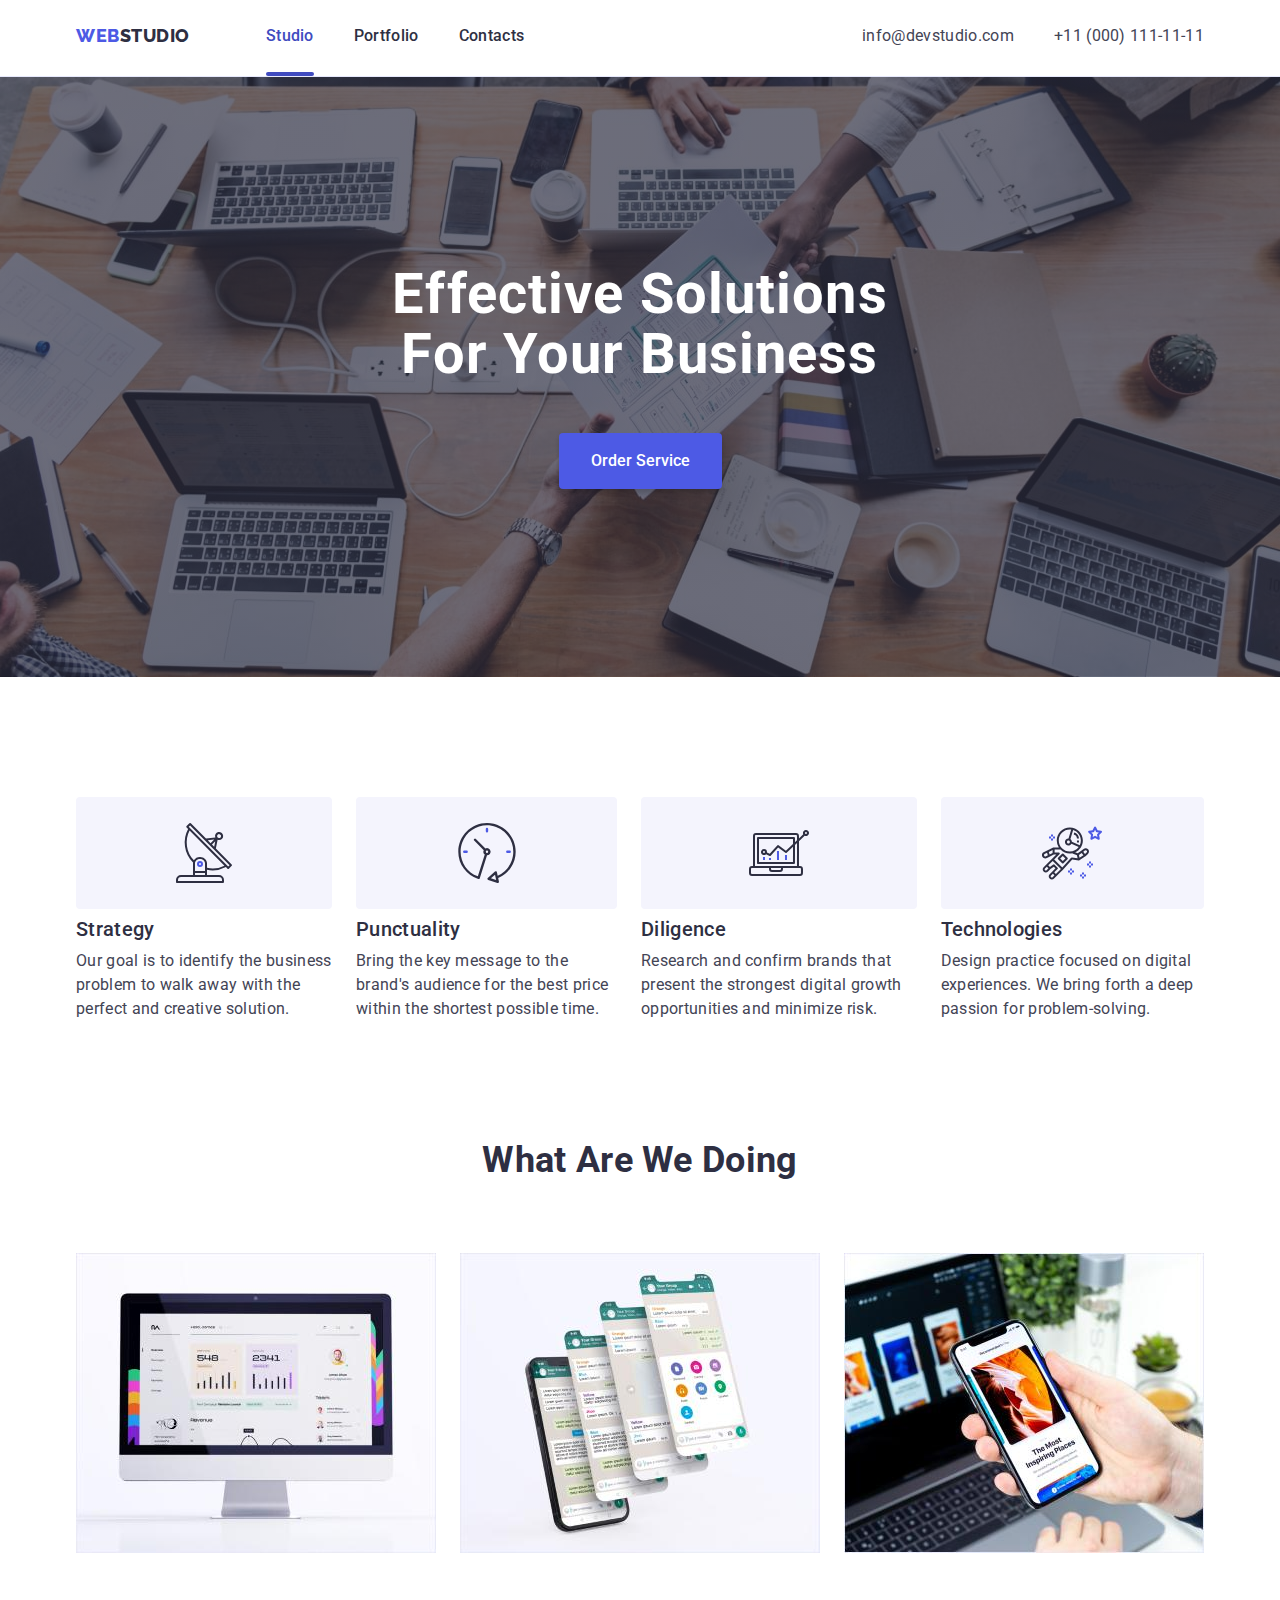
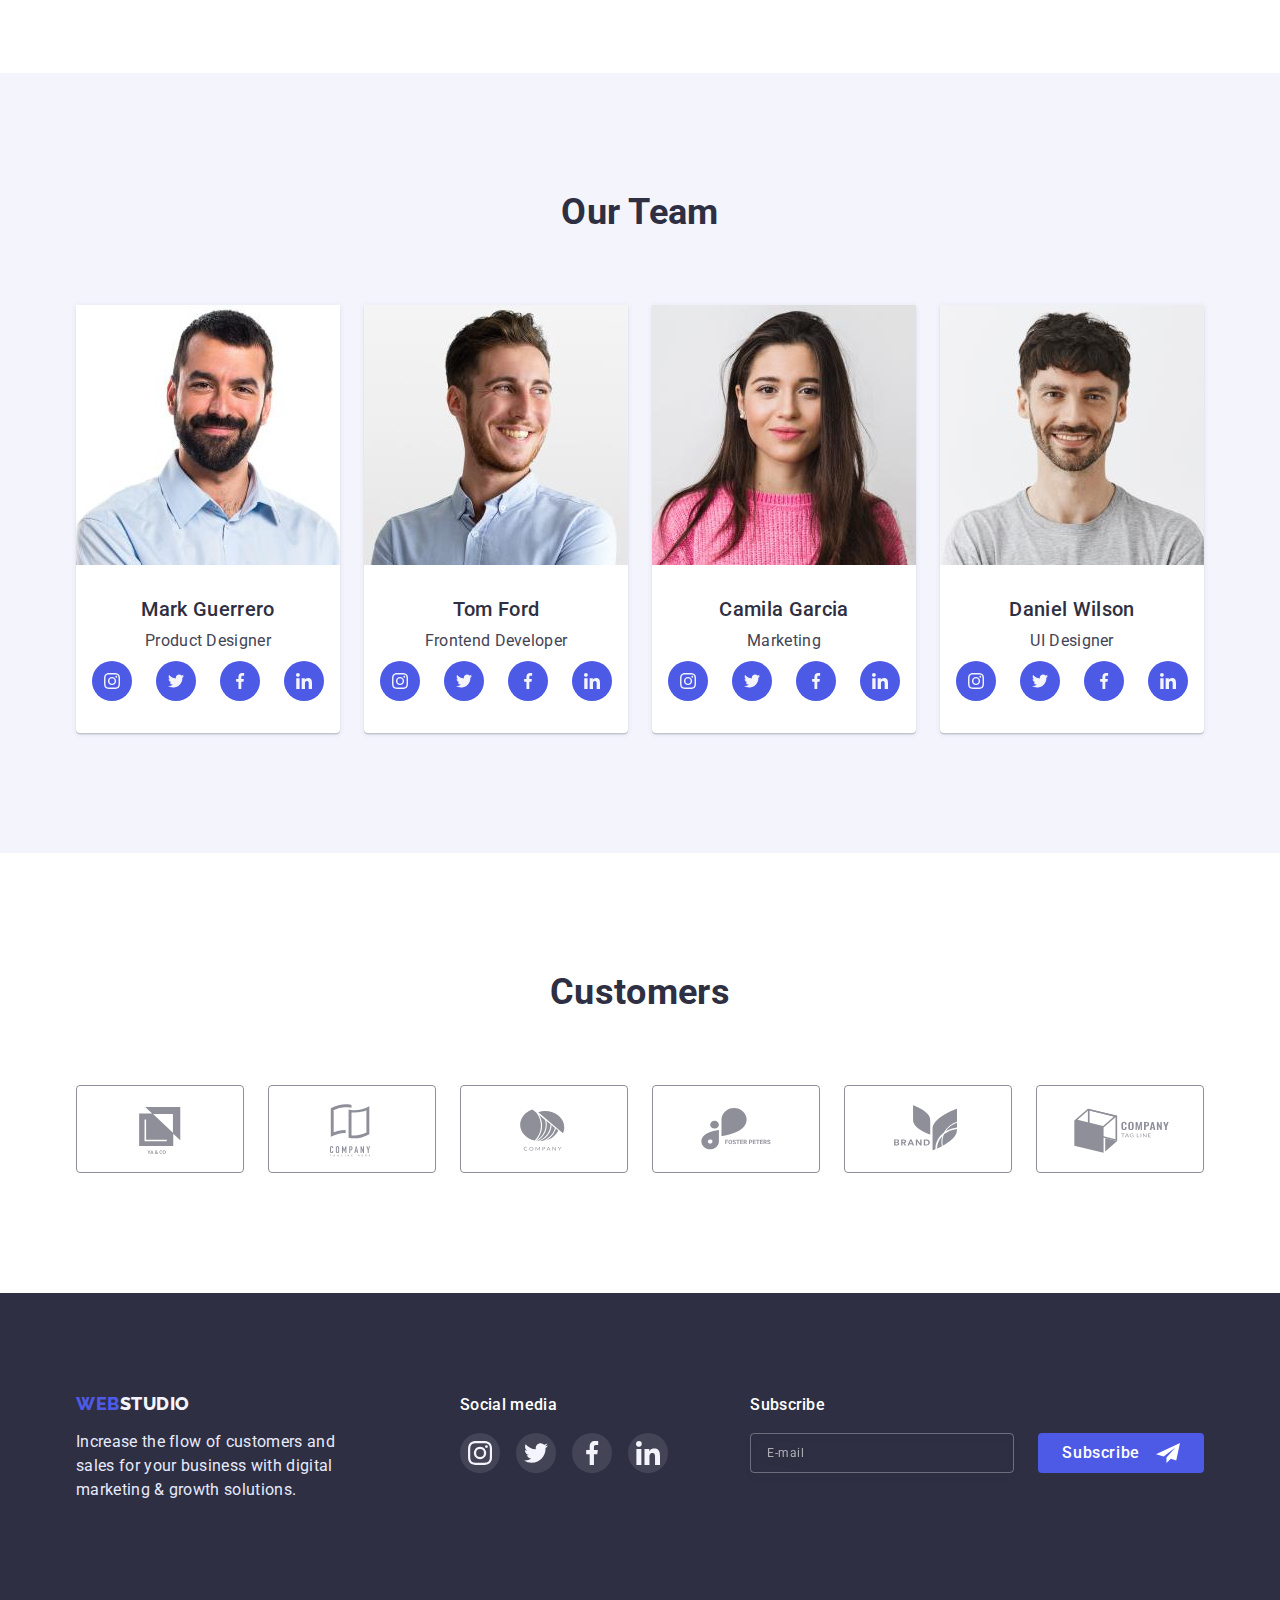
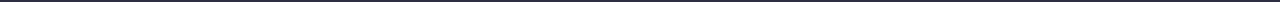
<file: index.html>
<!DOCTYPE html>
<html lang="en">
  <head>
    <meta charset="UTF-8" />
    <meta http-equiv="X-UA-Compatible" content="IE=edge" />
    <meta name="viewport" content="width=device-width, initial-scale=1.0" />
    <title>Main page</title>
    <link rel="preconnect" href="https://fonts.googleapis.com" />
    <link rel="preconnect" href="https://fonts.gstatic.com" crossorigin />
    <link
      href="https://fonts.googleapis.com/css2?family=Raleway:wght@800&family=Roboto:wght@400;500;700;900&display=swap"
      rel="stylesheet"
    />
    <link
      rel="stylesheet"
      href="https://cdnjs.cloudflare.com/ajax/libs/modern-normalize/1.0.0/modern-normalize.min.css"
    />
    <link rel="stylesheet" href="./css/style.css" />
  </head>
  <body>
    <header class="main-header">
      <div class="container flex-container">
        <nav class="flex-container">
          <a class="logo" href="./index.html"><span>Web</span>Studio</a>
          <ul class="menu-list flex-container">
            <li><a class="nav-title current" href="./index.html">Studio</a></li>
            <li><a class="nav-title" href="./portfolio.html">Portfolio</a></li>
            <li><a class="nav-title" href="./contacts.html">Contacts</a></li>
          </ul>
        </nav>
        <address class="address">
          <ul class="flex-container">
            <li>
              <a class="contacts" href="mailto:info@devstudio.com"
                >info@devstudio.com</a
              >
            </li>
            <li>
              <a class="contacts" href="tel:+110001111111"
                >+11 (000) 111-11-11</a
              >
            </li>
          </ul>
        </address>
      </div>
    </header>
    <main>
      <section class="hero">
        <h1 class="main-title">Effective Solutions for Your Business</h1>
        <button class="order-service" type="button" data-modal-open>
          Order Service
        </button>
      </section>
      <section class="benefits">
        <div class="container">
          <h2 class="visually-hidden">Benefits</h2>
          <ul class="flex-container">
            <li class="benefits-card">
              <div class="benefits-icon">
                <svg>
                  <use href="./images/icons.svg#icon-antenna-1"></use>
                </svg>
              </div>
              <h3 class="benefits-title">Strategy</h3>
              <p>
                Our goal is to identify the business problem to walk away with
                the perfect and creative solution.
              </p>
            </li>
            <li class="benefits-card">
              <div class="benefits-icon">
                <svg>
                  <use href="./images/icons.svg#icon-clock-1"></use>
                </svg>
              </div>
              <h3 class="benefits-title">Punctuality</h3>
              <p>
                Bring the key message to the brand's audience for the best price
                within the shortest possible time.
              </p>
            </li>
            <li class="benefits-card">
              <div class="benefits-icon">
                <svg>
                  <use href="./images/icons.svg#icon-diagram-1"></use>
                </svg>
              </div>
              <h3 class="benefits-title">Diligence</h3>
              <p>
                Research and confirm brands that present the strongest digital
                growth opportunities and minimize risk.
              </p>
            </li>
            <li class="benefits-card">
              <div class="benefits-icon">
                <svg>
                  <use href="./images/icons.svg#icon-astronaut-1"></use>
                </svg>
              </div>
              <h3 class="benefits-title">Technologies</h3>
              <p>
                Design practice focused on digital experiences. We bring forth a
                deep passion for problem-solving.
              </p>
            </li>
          </ul>
        </div>
      </section>
      <section class="doing-section">
        <div class="container">
          <h2 class="doing-title">What are we doing</h2>
          <ul class="flex-container">
            <li class="doing-card">
              <img
                src="./images/img_1.jpg"
                alt="Laptop solutions"
                width="360"
              />
            </li>
            <li class="doing-card">
              <img
                src="./images/img_2.jpg"
                alt="Mobile solutions"
                width="360"
              />
            </li>
            <li class="doing-card">
              <img
                src="./images/img_3.jpg"
                alt="Combine solutions"
                width="360"
              />
            </li>
          </ul>
        </div>
      </section>
      <section class="team">
        <div class="container">
          <h2 class="team-title">Our Team</h2>
          <ul class="flex-container">
            <li class="team-member-card">
              <img
                src="./images/team_1.jpg"
                alt="Our team member"
                width="264"
              />
              <h3 class="team-member-title">Mark Guerrero</h3>
              <p class="position">Product Designer</p>
              <ul class="social-network-list">
                <li class="social-network-item">
                  <a
                    class="social-network-link"
                    href="https://www.instagram.com"
                    aria-label="instagram"
                  >
                    <svg>
                      <use href="./images/icons.svg#icon-instagram"></use>
                    </svg>
                  </a>
                </li>
                <li class="social-network-item">
                  <a
                    class="social-network-link"
                    href="https://twitter.com"
                    aria-label="twitter"
                  >
                    <svg>
                      <use href="./images/icons.svg#icon-twitter"></use>
                    </svg>
                  </a>
                </li>
                <li class="social-network-item">
                  <a
                    class="social-network-link"
                    href="https://uk-ua.facebook.com"
                    aria-label="facebook"
                  >
                    <svg>
                      <use href="./images/icons.svg#icon-facebook"></use>
                    </svg>
                  </a>
                </li>
                <li class="social-network-item">
                  <a
                    class="social-network-link"
                    href="https://ua.linkedin.com"
                    aria-label="linkedin"
                  >
                    <svg>
                      <use href="./images/icons.svg#icon-linkedin"></use>
                    </svg>
                  </a>
                </li>
              </ul>
            </li>
            <li class="team-member-card">
              <img
                src="./images/team_2.jpg"
                alt="Our team member"
                width="264"
              />
              <h3 class="team-member-title">Tom Ford</h3>
              <p class="position">Frontend Developer</p>
              <ul class="social-network-list">
                <li class="social-network-item">
                  <a
                    class="social-network-link"
                    href="https://www.instagram.com"
                    aria-label="instagram"
                  >
                    <svg>
                      <use href="./images/icons.svg#icon-instagram"></use>
                    </svg>
                  </a>
                </li>
                <li class="social-network-item">
                  <a
                    class="social-network-link"
                    href="https://twitter.com"
                    aria-label="twitter"
                  >
                    <svg>
                      <use href="./images/icons.svg#icon-twitter"></use>
                    </svg>
                  </a>
                </li>
                <li class="social-network-item">
                  <a
                    class="social-network-link"
                    href="https://uk-ua.facebook.com"
                    aria-label="facebook"
                  >
                    <svg>
                      <use href="./images/icons.svg#icon-facebook"></use>
                    </svg>
                  </a>
                </li>
                <li class="social-network-item">
                  <a
                    class="social-network-link"
                    href="https://ua.linkedin.com"
                    aria-label="linkedin"
                  >
                    <svg>
                      <use href="./images/icons.svg#icon-linkedin"></use>
                    </svg>
                  </a>
                </li>
              </ul>
            </li>
            <li class="team-member-card">
              <img
                src="./images/team_3.jpg"
                alt="Our team member"
                width="264"
              />
              <h3 class="team-member-title">Camila Garcia</h3>
              <p class="position">Marketing</p>
              <ul class="social-network-list">
                <li class="social-network-item">
                  <a
                    class="social-network-link"
                    href="https://www.instagram.com"
                    aria-label="instagram"
                  >
                    <svg>
                      <use href="./images/icons.svg#icon-instagram"></use>
                    </svg>
                  </a>
                </li>
                <li class="social-network-item">
                  <a
                    class="social-network-link"
                    href="https://twitter.com"
                    aria-label="twitter"
                  >
                    <svg>
                      <use href="./images/icons.svg#icon-twitter"></use>
                    </svg>
                  </a>
                </li>
                <li class="social-network-item">
                  <a
                    class="social-network-link"
                    href="https://uk-ua.facebook.com"
                    aria-label="facebook"
                  >
                    <svg>
                      <use href="./images/icons.svg#icon-facebook"></use>
                    </svg>
                  </a>
                </li>
                <li class="social-network-item">
                  <a
                    class="social-network-link"
                    href="https://ua.linkedin.com"
                    aria-label="linkedin"
                  >
                    <svg>
                      <use href="./images/icons.svg#icon-linkedin"></use>
                    </svg>
                  </a>
                </li>
              </ul>
            </li>
            <li class="team-member-card">
              <img
                src="./images/team_4.jpg"
                alt="Our team member"
                width="264"
              />
              <h3 class="team-member-title">Daniel Wilson</h3>
              <p class="position">UI Designer</p>
              <ul class="social-network-list">
                <li class="social-network-item">
                  <a
                    class="social-network-link"
                    href="https://www.instagram.com"
                    aria-label="instagram"
                  >
                    <svg>
                      <use href="./images/icons.svg#icon-instagram"></use>
                    </svg>
                  </a>
                </li>
                <li class="social-network-item">
                  <a
                    class="social-network-link"
                    href="https://twitter.com"
                    aria-label="twitter"
                  >
                    <svg>
                      <use href="./images/icons.svg#icon-twitter"></use>
                    </svg>
                  </a>
                </li>
                <li class="social-network-item">
                  <a
                    class="social-network-link"
                    href="https://uk-ua.facebook.com"
                    aria-label="facebook"
                  >
                    <svg>
                      <use href="./images/icons.svg#icon-facebook"></use>
                    </svg>
                  </a>
                </li>
                <li class="social-network-item">
                  <a
                    class="social-network-link"
                    href="https://ua.linkedin.com"
                    aria-label="linkedin"
                  >
                    <svg>
                      <use href="./images/icons.svg#icon-linkedin"></use>
                    </svg>
                  </a>
                </li>
              </ul>
            </li>
          </ul>
        </div>
      </section>
      <section class="customers">
        <div class="container">
          <h2 class="customer-title">Customers</h2>
          <ul class="flex-container">
            <li class="customer-item">
              <a href="https://github.com" aria-label="Company 1">
                <svg>
                  <use href="./images/icons.svg#icon-customer-1"></use>
                </svg>
              </a>
            </li>
            <li class="customer-item">
              <a href="https://github.com" aria-label="Company 2">
                <svg>
                  <use href="./images/icons.svg#icon-customer-2"></use>
                </svg>
              </a>
            </li>
            <li class="customer-item">
              <a href="https://github.com" aria-label="Company 3">
                <svg>
                  <use href="./images/icons.svg#icon-customer-3"></use>
                </svg>
              </a>
            </li>
            <li class="customer-item">
              <a href="https://github.com" aria-label="Company 4">
                <svg>
                  <use href="./images/icons.svg#icon-customer-4"></use>
                </svg>
              </a>
            </li>
            <li class="customer-item">
              <a href="https://github.com" aria-label="Company 5">
                <svg>
                  <use href="./images/icons.svg#icon-customer-5"></use>
                </svg>
              </a>
            </li>
            <li class="customer-item">
              <a href="https://github.com" aria-label="Company 6">
                <svg>
                  <use href="./images/icons.svg#icon-customer-6"></use>
                </svg>
              </a>
            </li>
          </ul>
        </div>
      </section>
    </main>
    <footer>
      <div class="container flex-container footer-container">
        <div class="footer-element">
          <a class="logo footer-logo" href="./index.html"
            ><span>Web</span>Studio</a
          >
          <p class="footer-text">
            Increase the flow of customers and sales for your business with
            digital marketing & growth solutions.
          </p>
        </div>
        <div class="footer-element">
          <p class="social-media">Social media</p>
          <ul class="footer-social-networks">
            <li class="footer-social-networks-item">
              <a href="https://www.instagram.com" aria-label="instagram">
                <svg>
                  <use href="./images/icons.svg#icon-instagram"></use>
                </svg>
              </a>
            </li>
            <li class="footer-social-networks-item">
              <a href="https://twitter.com" aria-label="twitter">
                <svg>
                  <use href="./images/icons.svg#icon-twitter"></use>
                </svg>
              </a>
            </li>
            <li class="footer-social-networks-item">
              <a href="https://uk-ua.facebook.com" aria-label="facebook">
                <svg>
                  <use href="./images/icons.svg#icon-facebook"></use>
                </svg>
              </a>
            </li>
            <li class="footer-social-networks-item">
              <a href="https://ua.linkedin.com" aria-label="linkedin">
                <svg>
                  <use href="./images/icons.svg#icon-linkedin"></use>
                </svg>
              </a>
            </li>
          </ul>
        </div>
        <div class="footer-element">
          <form class="subscribe-form" action="">
            <p class="call-to-action">Subscribe</p>
            <div class="subscribe-form-elements-container">
              <input type="email" name="email" placeholder="E-mail" />
              <button class="subscribe-btn" type="submit">Subscribe</button>
            </div>
          </form>
        </div>
      </div>
    </footer>
    <div class="overlay is-hidden" data-modal>
      <div class="modal">
        <form action="" class="contacts-form">
          <b>Leave your contacts and we will call you back</b>
          <div class="input-field">
            <label for="contacts-form-name">Name</label>

            <div class="input-wrapper">
              <input id="contacts-form-name"" type="text" />
              <svg width="18px" height="18px">
                <use href="./images/icons.svg#modal-person"></use>
              </svg>
            </div>
          </div>
          <div class="input-field">
            <label for="contacts-form-phone">Phone</label>
            <div class="input-wrapper">
              <input id="contacts-form-phone"" type="text" />
              <svg width="18px" height="18px">
                <use href="./images/icons.svg#modal-phone"></use>
              </svg>
            </div>
          </div>
          <div class="input-field">
            <label for="contacts-form-email">Email</label>

            <div class="input-wrapper">
              <input id="contacts-form-email"" type="text" />
              <svg width="18px" height="18px">
                <use href="./images/icons.svg#modal-email"></use>
              </svg>
            </div>
          </div>
          <label for="comments">Comment</label>
          <textarea
            name="comments"
            id="comments"
            placeholder="Text input"
          ></textarea>

          <label class="accept-checkbox-field">
            <input
              class="privacy-policy-checkbox visually-hidden"
              type="checkbox"
            />
            <svg width="16px" height="16px">
              <use href="./images/icons.svg#checkbox"></use>
            </svg>
            <p class="acceptence-policy-text">
              I accept the terms and conditions of the
              <a class="privacy-policy" href="">Privacy Policy</a>
            </p>
          </label>
          <div class="contacts-form-button-field">
            <button class="contacts-form-send-btn" type="submit">Send</button>
          </div>
        </form>
        <button class="close-btn" type="button" data-modal-close>
          <svg width="8px" height="8px">
            <use href="./images/icons.svg#close"></use>
          </svg>
        </button>
      </div>
    </div>
    <script src="./js/modal.js"></script>
  </body>
</html>
</file>
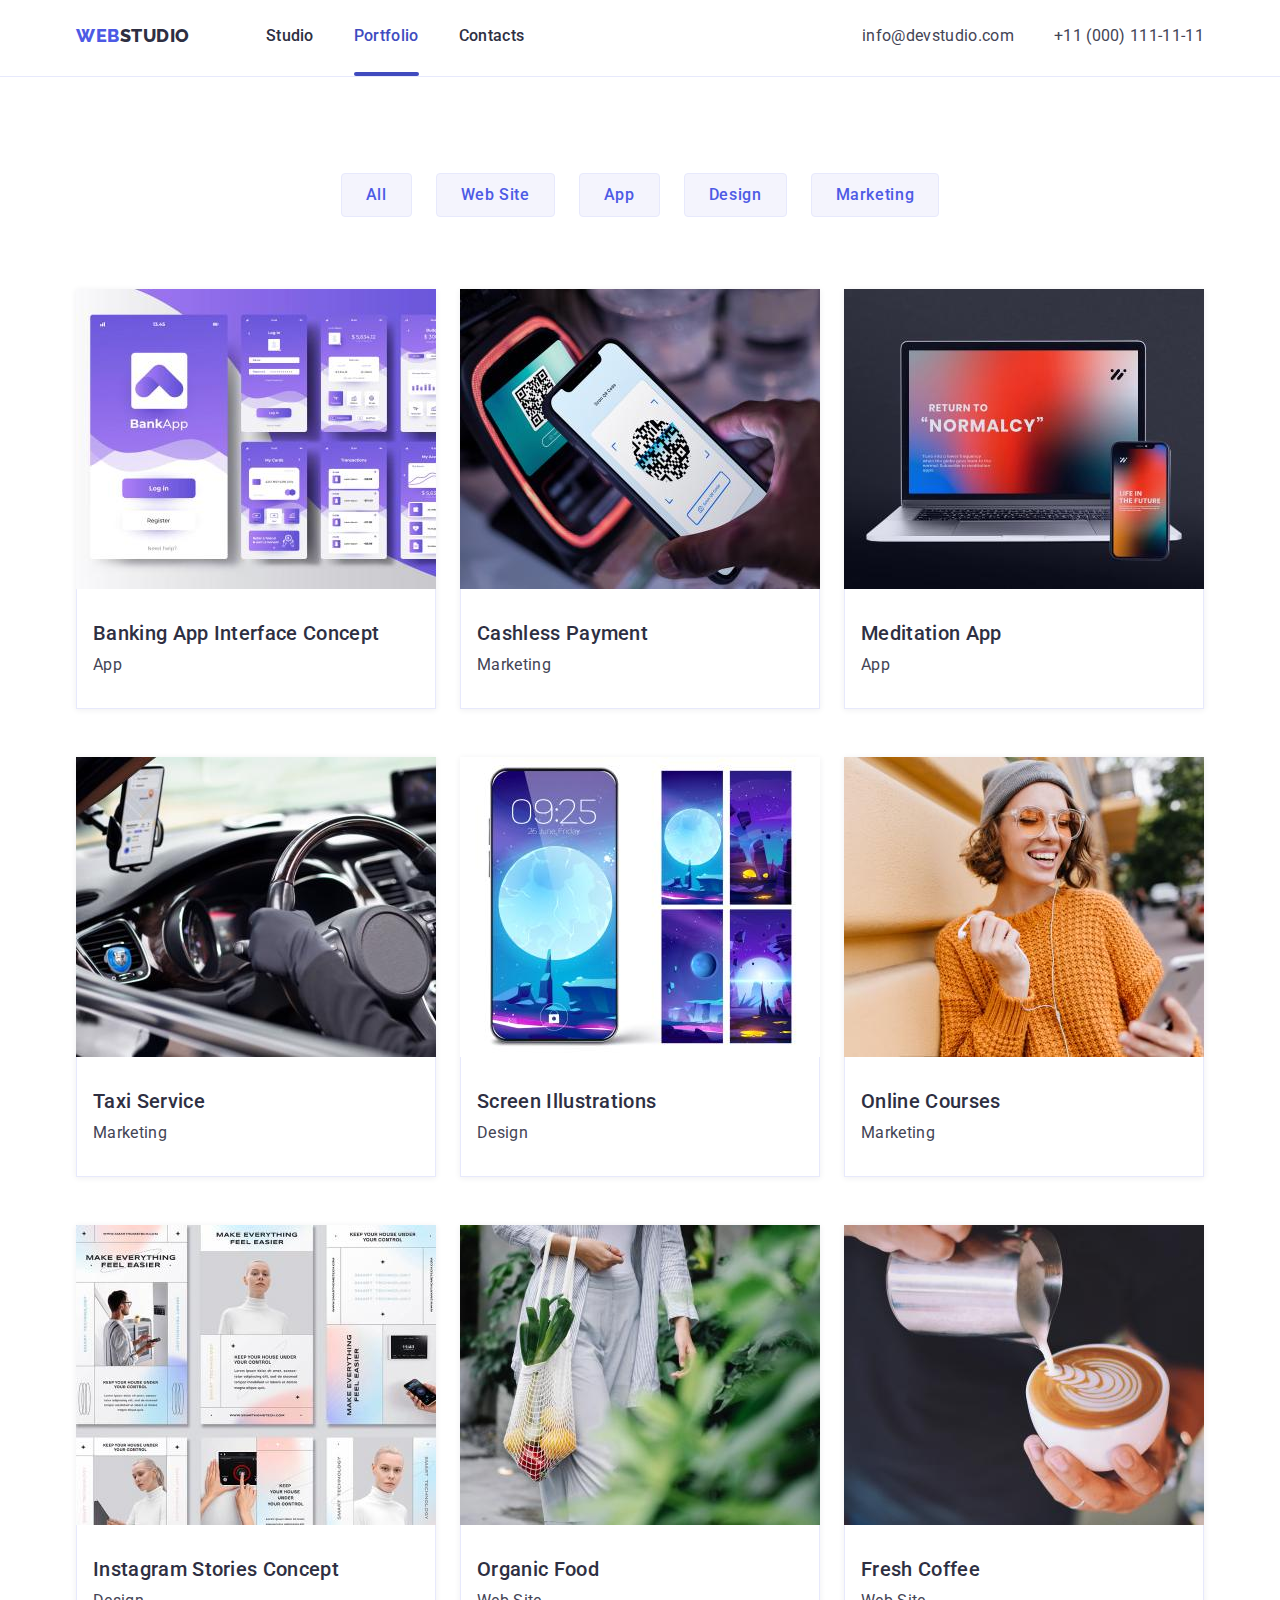
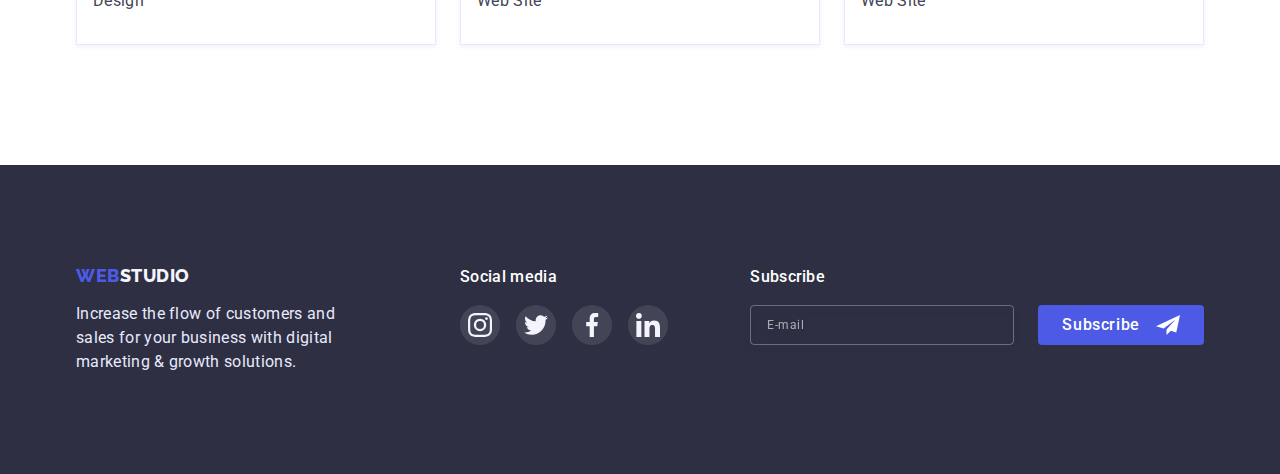
<file: portfolio.html>
<!DOCTYPE html>
<html lang="en">
  <head>
    <meta charset="UTF-8" />
    <meta http-equiv="X-UA-Compatible" content="IE=edge" />
    <meta name="viewport" content="width=device-width, initial-scale=1.0" />
    <title>Portfolio</title>
    <link rel="preconnect" href="https://fonts.googleapis.com" />
    <link rel="preconnect" href="https://fonts.gstatic.com" crossorigin />
    <link
      href="https://fonts.googleapis.com/css2?family=Raleway:wght@800&family=Roboto:wght@400;500;700;900&display=swap"
      rel="stylesheet"
    />
    <link
      rel="stylesheet"
      href="https://cdnjs.cloudflare.com/ajax/libs/modern-normalize/1.0.0/modern-normalize.min.css"
    />
    <link rel="stylesheet" href="./css/style.css" />
  </head>
  <body>
    <header class="main-header">
      <div class="container flex-container">
        <nav class="flex-container">
          <a class="logo" href="./index.html"><span>Web</span>Studio</a>
          <ul class="menu-list flex-container">
            <li><a class="nav-title" href="./index.html">Studio</a></li>
            <li>
              <a class="nav-title current" href="./portfolio.html">Portfolio</a>
            </li>
            <li><a class="nav-title" href="./contacts.html">Contacts</a></li>
          </ul>
        </nav>
        <address class="address">
          <ul class="flex-container">
            <li>
              <a class="contacts" href="mailto:info@devstudio.com"
                >info@devstudio.com</a
              >
            </li>
            <li>
              <a class="contacts" href="tel:+110001111111"
                >+11 (000) 111-11-11</a
              >
            </li>
          </ul>
        </address>
      </div>
    </header>
    <main>
      <section class="portfolio-section">
        <h1 class="visually-hidden">Portfolio</h1>
        <ul class="filter container flex-container">
          <li><button class="filter-btn" type="button">All</button></li>
          <li><button class="filter-btn" type="button">Web Site</button></li>
          <li><button class="filter-btn" type="button">App</button></li>
          <li><button class="filter-btn" type="button">Design</button></li>
          <li><button class="filter-btn" type="button">Marketing</button></li>
        </ul>
        <ul class="portfolio-list container flex-container">
          <li>
            <a href="https://www.google.com/">
              <div class="portfolio-card-wrapper">
                <img
                  src="./images/portfolio-1.jpg"
                  alt="Banking app screens"
                  width="360"
                />
                <p class="portfolio-card-overlay">
                  14 Stylish and User-Friendly App Design Concepts · Task
                  Manager App · Calorie Tracker App · Exotic Fruit Ecommerce App
                  · Cloud Storage App
                </p>
              </div>
              <div class="border-container">
                <h2 class="example-title">Banking App Interface Concept</h2>
                <p>App</p>
              </div>
            </a>
          </li>

          <li>
            <a href="https://www.google.com/">
              <div class="portfolio-card-wrapper">
                <img
                  src="./images/portfolio-2.jpg"
                  alt="Cashless payment show"
                  width="360"
                />
                <p class="portfolio-card-overlay">
                  14 Stylish and User-Friendly App Design Concepts · Task
                  Manager App · Calorie Tracker App · Exotic Fruit Ecommerce App
                  · Cloud Storage App
                </p>
              </div>
              <div class="border-container">
                <h2 class="example-title">Cashless Payment</h2>
                <p>Marketing</p>
              </div>
            </a>
          </li>

          <li>
            <a href="https://www.google.com/">
              <div class="portfolio-card-wrapper">
                <img
                  src="./images/portfolio-3.jpg"
                  alt="Meditation app screen"
                  width="360"
                />
                <p class="portfolio-card-overlay">
                  14 Stylish and User-Friendly App Design Concepts · Task
                  Manager App · Calorie Tracker App · Exotic Fruit Ecommerce App
                  · Cloud Storage App
                </p>
              </div>
              <div class="border-container">
                <h2 class="example-title">Meditation App</h2>
                <p>App</p>
              </div>
            </a>
          </li>

          <li>
            <a href="https://www.google.com/">
              <div class="portfolio-card-wrapper">
                <img
                  src="./images/portfolio-4.jpg"
                  alt="Taxi service preview"
                  width="360"
                />
                <p class="portfolio-card-overlay">
                  14 Stylish and User-Friendly App Design Concepts · Task
                  Manager App · Calorie Tracker App · Exotic Fruit Ecommerce App
                  · Cloud Storage App
                </p>
              </div>
              <div class="border-container">
                <h2 class="example-title">Taxi Service</h2>
                <p>Marketing</p>
              </div>
            </a>
          </li>

          <li>
            <a href="https://www.google.com/">
              <div class="portfolio-card-wrapper">
                <img
                  src="./images/portfolio-5.jpg"
                  alt="Mobile screen illustrations"
                  width="360"
                />
                <p class="portfolio-card-overlay">
                  14 Stylish and User-Friendly App Design Concepts · Task
                  Manager App · Calorie Tracker App · Exotic Fruit Ecommerce App
                  · Cloud Storage App
                </p>
              </div>
              <div class="border-container">
                <h2 class="example-title">Screen Illustrations</h2>
                <p>Design</p>
              </div>
            </a>
          </li>

          <li>
            <a href="https://www.google.com/">
              <div class="portfolio-card-wrapper">
                <img
                  src="./images/portfolio-6.jpg"
                  alt="Online couerses show"
                  width="360"
                />
                <p class="portfolio-card-overlay">
                  14 Stylish and User-Friendly App Design Concepts · Task
                  Manager App · Calorie Tracker App · Exotic Fruit Ecommerce App
                  · Cloud Storage App
                </p>
              </div>
              <div class="border-container">
                <h2 class="example-title">Online Courses</h2>
                <p>Marketing</p>
              </div>
            </a>
          </li>

          <li>
            <a href="https://www.google.com/">
              <div class="portfolio-card-wrapper">
                <img
                  src="./images/portfolio-7.jpg"
                  alt="Instagram stories preview"
                  width="360"
                />
                <p class="portfolio-card-overlay">
                  14 Stylish and User-Friendly App Design Concepts · Task
                  Manager App · Calorie Tracker App · Exotic Fruit Ecommerce App
                  · Cloud Storage App
                </p>
              </div>
              <div class="border-container">
                <h2 class="example-title">Instagram Stories Concept</h2>
                <p>Design</p>
              </div>
            </a>
          </li>

          <li>
            <a href="https://www.google.com/">
              <div class="portfolio-card-wrapper">
                <img
                  src="./images/portfolio-8.jpg"
                  alt="Organic food photo sample"
                  width="360"
                />
                <p class="portfolio-card-overlay">
                  14 Stylish and User-Friendly App Design Concepts · Task
                  Manager App · Calorie Tracker App · Exotic Fruit Ecommerce App
                  · Cloud Storage App
                </p>
              </div>
              <div class="border-container">
                <h2 class="example-title">Organic Food</h2>
                <p>Web Site</p>
              </div>
            </a>
          </li>
          <li>
            <a href="https://www.google.com/">
              <div class="portfolio-card-wrapper">
                <img
                  src="./images/portfolio-9.jpg"
                  alt="Coffee cup photo"
                  width="360"
                />
                <p class="portfolio-card-overlay">
                  14 Stylish and User-Friendly App Design Concepts · Task
                  Manager App · Calorie Tracker App · Exotic Fruit Ecommerce App
                  · Cloud Storage App
                </p>
              </div>
              <div class="border-container">
                <h2 class="example-title">Fresh Coffee</h2>
                <p>Web Site</p>
              </div>
            </a>
          </li>
        </ul>
      </section>
    </main>
    <footer>
      <div class="container flex-container footer-container">
        <div class="footer-element">
          <a class="logo footer-logo" href="./index.html"
            ><span>Web</span>Studio</a
          >
          <p class="footer-text">
            Increase the flow of customers and sales for your business with
            digital marketing & growth solutions.
          </p>
        </div>
        <div class="footer-element">
          <p class="social-media">Social media</p>
          <ul class="footer-social-networks">
            <li class="footer-social-networks-item">
              <a href="https://www.instagram.com" aria-label="instagram">
                <svg>
                  <use href="./images/icons.svg#icon-instagram"></use>
                </svg>
              </a>
            </li>
            <li class="footer-social-networks-item">
              <a href="https://twitter.com" aria-label="twitter">
                <svg>
                  <use href="./images/icons.svg#icon-twitter"></use>
                </svg>
              </a>
            </li>
            <li class="footer-social-networks-item">
              <a href="https://uk-ua.facebook.com" aria-label="facebook">
                <svg>
                  <use href="./images/icons.svg#icon-facebook"></use>
                </svg>
              </a>
            </li>
            <li class="footer-social-networks-item">
              <a href="https://ua.linkedin.com" aria-label="linkedin">
                <svg>
                  <use href="./images/icons.svg#icon-linkedin"></use>
                </svg>
              </a>
            </li>
          </ul>
        </div>
        <div class="footer-element">
          <form class="subscribe-form" action="">
            <p class="call-to-action">Subscribe</p>
            <div class="subscribe-form-elements-container">
              <input type="email" name="email" placeholder="E-mail" />
              <button class="subscribe-btn" type="submit">Subscribe</button>
            </div>
          </form>
        </div>
      </div>
    </footer>
  </body>
</html>
</file>
<file: css/style.css>
/* div, section, p {
    outline: 1px solid greenyellow;
} */
:root {
  --main-text-color: #434455;
  --main-title-color: #2e2f42;
  --main-background-color: #ffffff;
  --secondary-background-color: #f4f4fd;
  --hover-color: #404bbf;
  --footer-text-color: #e7e9fc;
  --first-part-logo-color: #4d5ae5;
  --footer-socials-bg: rgba(255, 255, 255, 0.1);
  --footer-socials-bg-hover: #31d0aa;
  --icon-color: #8e8f99;
  --modal-overlay-bg: rgba(46, 47, 66, 0.4);
  --modal-bg-color: #fcfcfc;
  --close-btn-bg-color: #e7e9fc;
  --close-btn-border-color: rgba(0, 0, 0, 0.1);
  --subscr-placeholder-color: rgba(255, 255, 255, 0.6);
  --modal-form-accep-privacy-color: #757575;
  --transition-func: cubic-bezier(0.4, 0, 0.2, 1);
}
body {
  font-family: 'Roboto', sans-serif;
  font-weight: 400;
  font-size: 16px;
  line-height: 1.5;
  letter-spacing: 0.02em;
  color: var(--main-text-color);
  background-color: var(--main-background-color);
}

a {
  text-decoration: none;
}

ul {
  margin-top: 0;
  margin-bottom: 0;
  padding-left: 0;
  list-style: none;
}

h1,
h2,
h3,
h4,
p {
  margin-top: 0;
  margin-bottom: 0;
}

section {
  padding-top: 120px;
  padding-bottom: 120px;
}

img {
  display: block;
}
.container {
  margin: 0 auto;
  width: 1158px;
  padding: 0 15px;
}

.flex-container {
  display: flex;
}
/* Header styles */

.main-header {
  padding: 24px 0 28px 0;
  border-bottom: 1px solid var(--footer-text-color);
}
.logo {
  margin-right: 76px;
  font-family: 'Raleway', sans-serif;
  font-weight: 800;
  font-size: 18px;
  line-height: 1.33;
  letter-spacing: 0.03em;
  text-transform: uppercase;
  text-decoration: none;
  color: var(--main-title-color);
}

.logo span {
  color: var(--first-part-logo-color);
}

.nav-title {
  font-weight: 500;
  color: var(--main-title-color);
  transition: color 250ms var(--transition-func);
}
.menu-list > li,
.address li {
  margin-right: 40px;
}

.menu-list > li:last-child,
.address li:last-child {
  margin-right: 0;
}
.contacts {
  color: inherit;
  transition: color 250ms var(--transition-func);
}

.nav-title:hover,
.nav-title:focus,
.nav-title:active,
.contacts:hover,
.contacts:focus,
.contacts:active,
.current {
  color: var(--hover-color);
}

.current {
  position: relative;
}
.current::after {
  position: absolute;
  left: 0;
  bottom: -31.4px;
  content: '';
  width: 100%;
  height: 4px;
  background-color: var(--hover-color);
  pointer-events: none;
  border-radius: 2px;
}
.address {
  margin-left: auto;
  font-style: normal;
}
/* Hero section  */

.bg-container {
}

.hero {
  max-width: 1440px;
  margin: 0 auto;

  padding-top: 188px;
  padding-bottom: 188px;
  text-align: center;
  background-image: linear-gradient(
      rgba(46, 47, 66, 0.7),
      rgba(46, 47, 66, 0.7) 100%
    ),
    url(../images/people-office.jpg);
  background-repeat: no-repeat;
  background-position: center;
  background-color: var(--main-title-color);
}

.main-title {
  display: block;
  max-width: 496px;
  margin: 0 auto 48px;
  font-weight: 700;
  font-size: 56px;
  line-height: 1.07;
  letter-spacing: 0.02em;
  text-transform: capitalize;
  color: var(--main-background-color);
}

.order-service,
.contacts-form-send-btn {
  padding: 16px 32px;
  background: var(--first-part-logo-color);
  box-shadow: 0px 4px 4px rgba(0, 0, 0, 0.15);
  border-radius: 4px;
  font-weight: 500;
  color: var(--main-background-color);
  font-size: inherit;
  line-height: inherit;
  cursor: pointer;
  border: none;
  transition: background-color 250ms var(--transition-func);
}

.order-service:hover,
.order-service:focus,
.order-service:active,
.contacts-form-send-btn:hover,
.contacts-form-send-btn:focus,
.contacts-form-send-btn:active {
  background-color: var(--hover-color);
}

/* Benefits section  */

.visually-hidden {
  position: absolute;
  width: 1px;
  height: 1px;
  margin: -1px;
  border: 0;
  padding: 0;

  white-space: nowrap;
  clip-path: inset(100%);
  clip: rect(0 0 0 0);
  overflow: hidden;
}

.benefits-title,
.team-member-title,
.example-title {
  margin-bottom: 8px;
  font-weight: 500;
  font-size: 20px;
  line-height: 1.2;
  color: var(--main-title-color);
}

.benefits-card {
  width: calc((100%-2.13% * 3) / 4);
}
.benefits-card:not(:last-child) {
  margin-right: 2.13%;
}

.benefits-icon {
  display: flex;
  justify-content: center;
  align-items: center;
  margin-bottom: 8px;
  background-color: var(--secondary-background-color);
  border-radius: 4px;
}
.benefits-icon svg {
  display: block;
  max-width: 60px;
  max-height: 112px;
}

/* "What are we doing" section  */

.doing-section {
  padding-top: 0;
}

.doing-title,
.team-title,
.customer-title {
  margin-bottom: 72px;
  font-weight: 700;
  font-size: 36px;
  line-height: 1.11;
  text-align: center;
  text-transform: capitalize;
  color: var(--main-title-color);
}

.doing-card {
  width: calc((100%-2.13% * 2) / 3);
  margin-right: 2.13%;
}
.doing-card:nth-child(3n) {
  margin-right: 0;
}
/* Team section  */

.team {
  background-color: var(--secondary-background-color);
}

.team-member-card {
  width: calc((100%-2.13% * 3) / 4);
  margin-right: 2.13%;
  padding-bottom: 32px;
  text-align: center;
  background-color: var(--main-background-color);
  box-shadow: 0px 1px 6px rgba(46, 47, 66, 0.08),
    0px 1px 1px rgba(46, 47, 66, 0.16), 0px 2px 1px rgba(46, 47, 66, 0.08);
  border-radius: 0px 0px 4px 4px;
}

.team-member-card:nth-child(4n) {
  margin-right: 0;
}
.team-member-card img {
  margin-bottom: 32px;
}
.position {
  margin-bottom: 8px;
}
.social-network-list {
  display: flex;
  justify-content: space-between;
  padding: 0 16px;
}

.social-network-link {
  display: flex;
  justify-content: center;
  align-items: center;
  width: 40px;
  height: 40px;
  background-color: var(--first-part-logo-color);
  border-radius: 50%;

  transition: background-color 250ms var(--transition-func);
}

.social-network-link:hover,
.social-network-link:focus {
  background-color: var(--hover-color);
}
.social-network-link svg {
  width: 16px;
  height: 16px;
}

/* Customers  */

.customer-item:not(:last-child) {
  margin-right: 24px;
}
.customer-item a {
  display: flex;
  justify-content: center;
  align-items: center;
  width: 168px;
  height: 88px;
  color: var(--icon-color);
  border: 1px solid var(--icon-color);
  border-radius: 4px;

  transition: color 250ms var(--transition-func),
    border-color 250ms var(--transition-func);
}

.customer-item svg {
  width: 104px;
  height: 56px;
  fill: currentColor;
}
.customer-item a:hover,
.customer-item a:focus {
  color: var(--hover-color);
  border-color: var(--hover-color);
}

/* Footer  */

footer {
  padding-top: 100px;
  padding-bottom: 100px;
  background-color: var(--main-title-color);
}

.footer-logo {
  display: inline-block;
  margin-right: 0;
  margin-bottom: 16px;
  padding: 0;
  line-height: 1.17;
  color: var(--secondary-background-color);
}

.footer-text {
  max-width: 264px;
  font-size: 16px;
  color: var(--footer-text-color);
}
.footer-element:first-child {
  margin-right: 120px;
}
.footer-element:nth-child(2) {
  margin-right: auto;
}
.social-media,
.call-to-action {
  margin-bottom: 16px;
  font-weight: 500;
  font-size: 16px;
  line-height: 1.5;
  letter-spacing: 0.02em;
  color: var(--main-background-color);
}

.footer-social-networks {
  display: flex;
}

.footer-social-networks-item {
  margin-right: 16px;
}

.footer-social-networks-item a {
  display: flex;
  justify-content: center;
  align-items: center;
  width: 40px;
  height: 40px;
  border-radius: 50%;
  background-color: var(--footer-socials-bg);
  transition: background-color 250ms var(--transition-func);
}

.footer-social-networks-item a:hover,
.footer-social-networks-item a:focus {
  background-color: var(--footer-socials-bg-hover);
}
.footer-social-networks-item:last-child {
  margin-right: 0;
}

.footer-social-networks-item svg {
  width: 24px;
  height: 24px;
}

.subscribe-form-elements-container {
  display: flex;
}
.subscribe-form [type='email'] {
  min-width: 264px;
  margin-right: 24px;
  padding: 7px 16px;
  color: var(--main-background-color);
  font-size: 12px;
  line-height: 2;
  letter-spacing: 0.04em;
  background-color: transparent;
  border: 1px solid rgba(255, 255, 255, 0.3);
  filter: drop-shadow(0px 4px 4px rgba(0, 0, 0, 0.15));
  border-radius: 4px;
}

.subscribe-form [type='email']::placeholder {
  color: var(--subscr-placeholder-color);
}
.subscribe-btn {
  padding: 8px 24px;
  font-weight: 500;
  font-size: 16px;
  line-height: 1.5;
  letter-spacing: 0.04em;
  color: var(--main-background-color);
  background-color: var(--first-part-logo-color);
  border: 0;
  border-radius: 4px;
  display: flex;
  align-items: center;
  gap: 16px;

  transition: background-color 250ms var(--transition-func);
}

.subscribe-btn:hover {
  background-color: var(--hover-color);
}
.subscribe-btn:after {
  content: '';
  display: inline-block;
  width: 24px;
  height: 24px;
  background-image: url("data:image/svg+xml;charset=utf8,%3Csvg width='24' height='24' viewBox='0 0 24 24' fill='none' xmlns='http://www.w3.org/2000/svg'%3E%3Cpath d='M24 2L0 13.25L7.66994 15.6172L19.5 6.375L10.5017 16.4913L10.509 16.4936L10.5 16.4913V22L14.8013 17.8183L20.2501 19.5L24 2Z' fill='white'/%3E%3C/svg%3E");
}
/* Modal window  */

.overlay {
  position: fixed;
  width: 100vw;
  height: 100vh;
  left: 0;
  top: 0;
  background-color: var(--modal-overlay-bg);
  transition: opacity 250ms var(--transition-func);
  opacity: 1;
}

.is-hidden {
  visibility: hidden;
  opacity: 0;
  pointer-events: none;
}

.is-hidden .modal {
  transform: translate(-50%, -50%) scale(0);
}

.modal {
  position: absolute;
  width: 408px;
  padding: 72px 24px 24px 24px;
  min-height: 86px;
  left: 50%;
  top: 50%;
  font-size: 12px;
  line-height: 1.33;
  letter-spacing: 0.04em;
  color: var(--icon-color);
  background-color: var(--modal-bg-color);
  box-shadow: 0px 1px 1px rgba(0, 0, 0, 0.14), 0px 1px 3px rgba(0, 0, 0, 0.12),
    0px 2px 1px rgba(0, 0, 0, 0.2);
  border-radius: 4px;
  transform: translate(-50%, -50%) scale(100%);
  transition: transform 250ms var(--transition-func) 50ms;
}
.contacts-form {
  display: flex;
  flex-direction: column;
  justify-content: center;
}
.contacts-form b {
  margin-bottom: 14px;
  font-size: 16px;
  line-height: 24px;
  font-weight: 500;
  color: #2e2f42;
  text-align: center;
}

.contacts-form .input-field {
  margin-bottom: 8px;
}
.contacts-form label:not(.accept-checkbox-field) {
  display: inline-block;
  margin-bottom: 4px;
}

.contacts-form input:not([type='checkbox']),
.contacts-form textarea {
  width: 100%;
  padding: 11px 16px 11px 37px;
  color: var(--main-title-color);
  border: 1px solid rgba(33, 33, 33, 0.2);
  border-radius: 4px;
  transition: border-color 250ms var(--transition-func);
}

.contacts-form textarea {
  min-height: 120px;
  margin-bottom: 16px;
  padding: 8px 16px;
  resize: none;
}

.contacts-form textarea::placeholder {
  color: rgba(117, 117, 117, 0.5);
}

.contacts-form input:hover,
.contacts-form input:focus,
.contacts-form textarea:hover,
.contacts-form textarea:focus {
  outline: none;
  border-color: var(--first-part-logo-color);
}
.contacts-form input:not(.privacy-policy-checkbox):hover + svg,
.contacts-form input:not(.privacy-policy-checkbox):focus + svg {
  fill: var(--first-part-logo-color);
}
.contacts-form .input-wrapper {
  position: relative;
}

.input-field svg {
  display: block;
  position: absolute;
  top: 50%;
  left: 16px;
  transform: translate(0, -50%);
  fill: var(--main-title-color);
  transition: fill 250ms var(--transition-func);
  pointer-events: none;
}

.accept-checkbox-field {
  display: flex;
  align-items: center;
  margin-bottom: 24px;
  color: var(--modal-form-accep-privacy-color);
}
.accept-checkbox-field svg {
  margin-right: 8px;
  border: 1.25px solid var(--main-title-color);
  border-radius: 2px;
  fill: transparent;

  transition: border-color 250ms var(--transition-func);
}

.privacy-policy-checkbox:checked + svg {
  border-color: var(--hover-color);
  fill: var(--hover-color);
}
.privacy-policy {
  color: var(--first-part-logo-color);
  text-decoration: underline;
}
.contacts-form-button-field {
  text-align: center;
}
.contacts-form-send-btn {
  min-width: 169px;
  font-weight: 500;
  font-size: 16px;
  line-height: 1.5;
  letter-spacing: 0.04em;
}
.close-btn {
  position: absolute;
  top: 24px;
  right: 24px;
  display: flex;
  justify-content: center;
  align-items: center;
  width: 24px;
  height: 24px;
  padding: 0;
  background-color: var(--close-btn-bg-color);
  border: 1px solid var(--close-btn-border-color);
  border-radius: 50%;
  cursor: pointer;
  transition: background-color 250ms var(--transition-func),
    border-color 250ms var(--transition-func);
}
.close-btn svg {
  transition: fill 250ms var(--transition-func);
}

.close-btn:hover {
  background-color: var(--hover-color);
  border-color: var(--hover-color);
}
.close-btn:hover svg {
  fill: var(--main-background-color);
}
/* PORTFOLIO PAGE  */
.portfolio-section {
  padding-top: 96px;
}
.filter {
  justify-content: center;
  margin-bottom: 72px;
}

.filter > li {
  margin-right: 2.13%;
}
.filter > li:last-child {
  margin-right: 0;
}
.filter-btn {
  padding: 12px 24px;
  font-weight: 500;
  text-align: center;
  letter-spacing: 0.04em;
  color: var(--first-part-logo-color);
  background-color: var(--secondary-background-color);
  border: 1px solid var(--footer-text-color);
  border-radius: 4px;
  cursor: pointer;
  transition: background-color 250ms var(--transition-func),
    color 250ms var(--transition-func),
    border-color 250ms var(--transition-func),
    box-shadow 250ms var(--transition-func);
}
.filter-btn:hover,
.filter-btn:focus,
.filter-btn:active {
  color: var(--main-background-color);
  background-color: var(--hover-color);
  box-shadow: 0px 3px 1px rgba(0, 0, 0, 0.1), 0px 2px 1px rgba(0, 0, 0, 0.08),
    0px 2px 2px rgba(0, 0, 0, 0.12);
  border-color: var(--hover-color);
}

.portfolio-list {
  flex-wrap: wrap;
}

.portfolio-list > li {
  width: 360px;
  margin-right: 24px;
  margin-bottom: 48px;
}

.portfolio-list a {
  display: inline-block;

  color: var(--main-text-color);
  box-shadow: 0px 1px 6px rgba(46, 47, 66, 0.08);
  transition: box-shadow 250ms var(--transition-func);
}
.portfolio-list a:hover,
.portfolio-list a:focus {
  box-shadow: 0px 1px 6px rgba(46, 47, 66, 0.08),
    0px 1px 1px rgba(46, 47, 66, 0.16), 0px 2px 1px rgba(46, 47, 66, 0.08);
}
.portfolio-list a:active {
  color: var(--main-text-color);
}
.portfolio-list > li:nth-child(3n) {
  margin-right: 0;
}

.portfolio-list > li:nth-last-child(-n + 3) {
  margin-bottom: 0;
}

.border-container {
  padding-left: 16px;
  padding-top: 32px;
  padding-bottom: 31px;
  border: 1px solid var(--footer-text-color);
  border-top: none;
}

.portfolio-card-wrapper {
  position: relative;
  overflow: hidden;
}
.portfolio-card-overlay {
  position: absolute;
  top: 0;
  left: 0;
  right: 0;
  bottom: 0;
  padding: 40px 32px;
  transform: translateY(100%);
  color: var(--secondary-background-color);
  background-color: var(--first-part-logo-color);
  opacity: 0;
  transition: transform 250ms var(--transition-func),
    opacity 500ms var(--transition-func);
}

.portfolio-list a:hover .portfolio-card-overlay {
  transform: translateY(0);
  opacity: 1;
}
</file>
